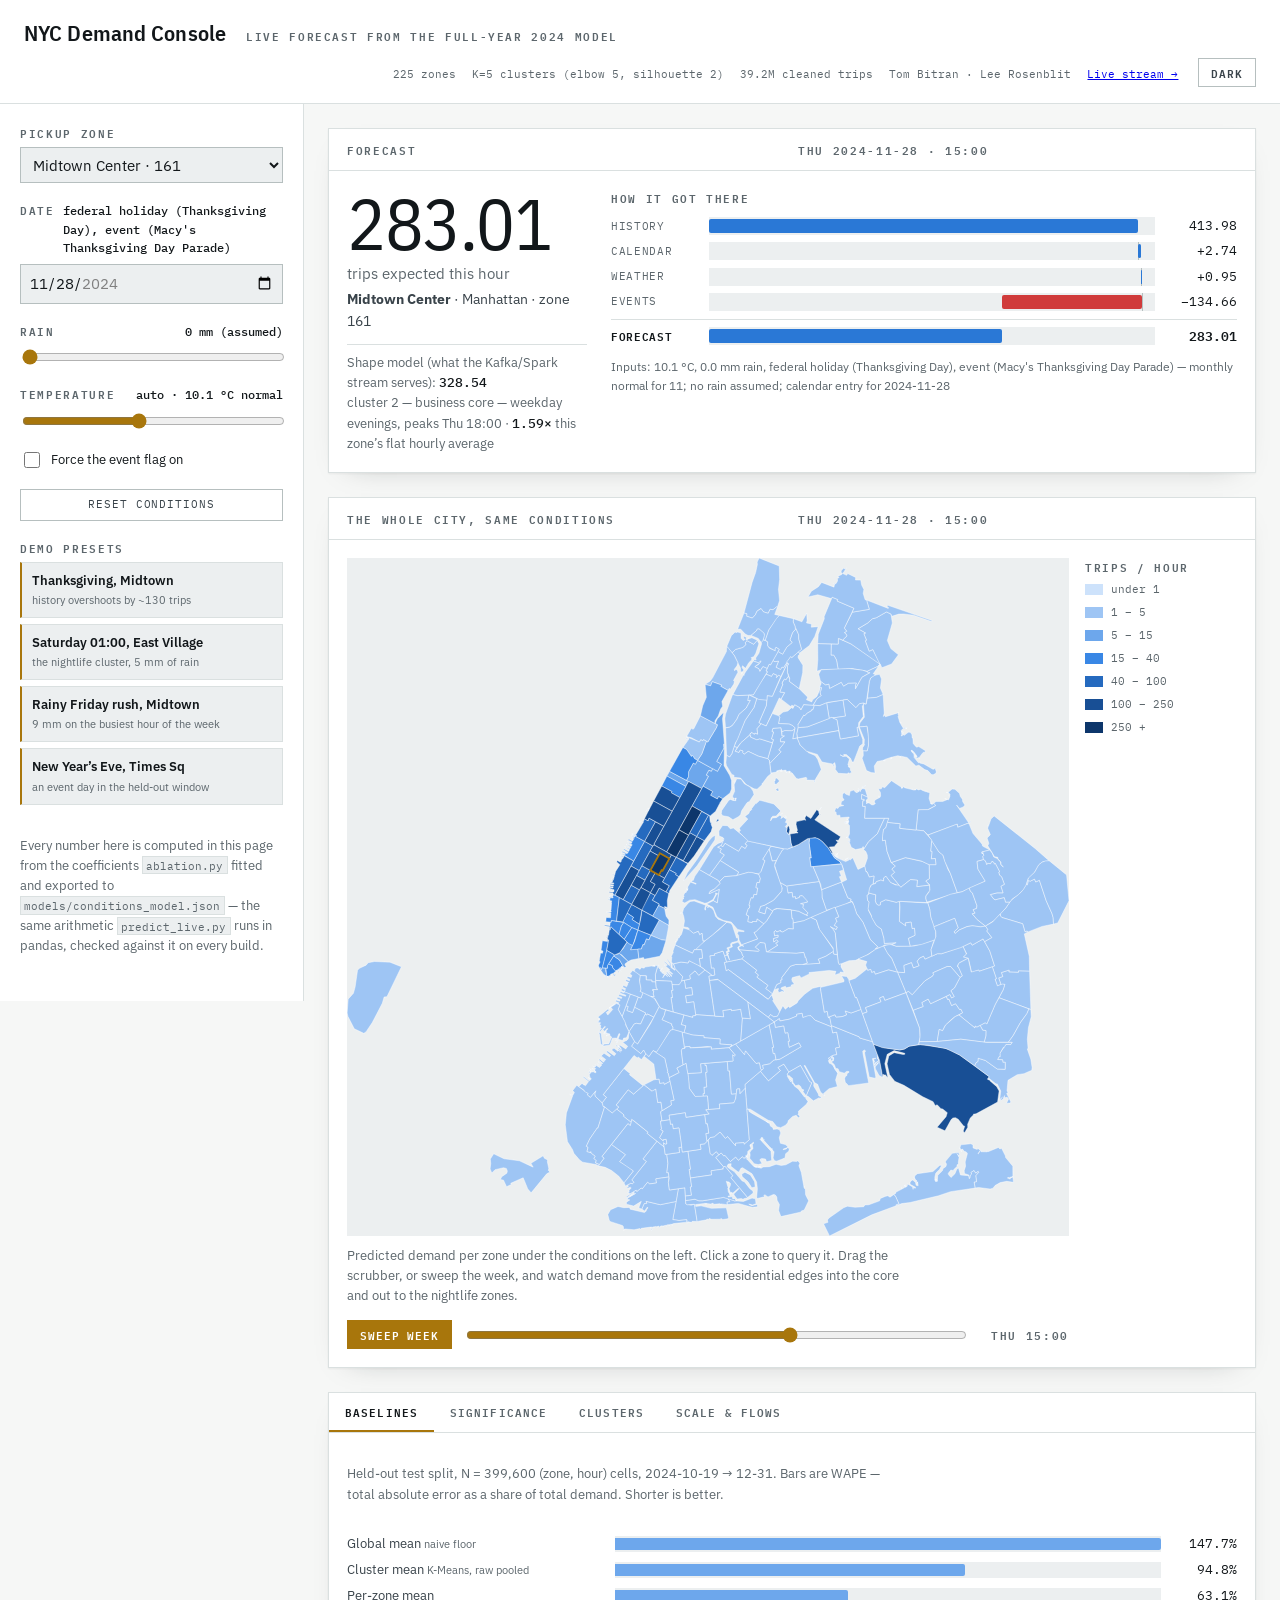
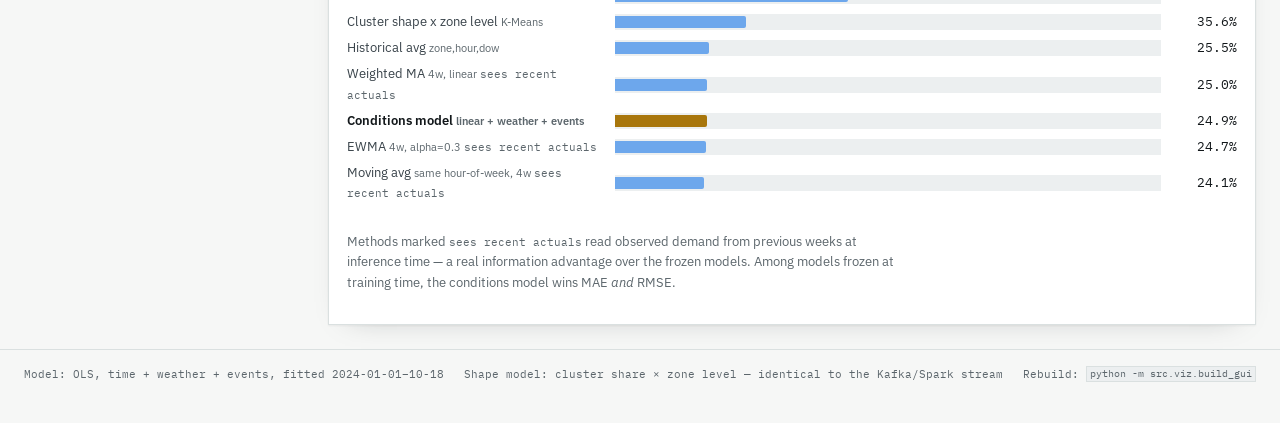
<file: gui/index.html>
<!doctype html>
<html lang="en">
<head>
<meta charset="utf-8">
<meta name="viewport" content="width=device-width, initial-scale=1">
<title>NYC Demand Console</title>
<meta name="description" content="Live browser console for the NYC taxi demand forecast: query any zone and hour, change the weather, watch predicted demand move across 225 zones.">
<link rel="icon" href="data:image/svg+xml,<svg xmlns='http://www.w3.org/2000/svg' viewBox='0 0 32 32'><rect width='32' height='32' fill='%23f5b921'/><rect x='6' y='13' width='20' height='9' fill='%23101416'/><rect x='10' y='8' width='12' height='6' fill='%23101416'/></svg>">
<link rel="preconnect" href="https://fonts.googleapis.com">
<link rel="preconnect" href="https://fonts.gstatic.com" crossorigin>
<link rel="stylesheet" href="https://fonts.googleapis.com/css2?family=IBM+Plex+Mono:wght@400;500;600&family=IBM+Plex+Sans:wght@400;500;600&family=IBM+Plex+Sans+Condensed:wght@600&display=swap">
<link rel="stylesheet" href="styles.css">
</head>
<body>

<header class="top">
  <h1>NYC Demand Console</h1>
  <span class="label">Live forecast from the full-year 2024 model</span>
  <div class="meta">
    <span id="metaZones">225 zones</span>
    <span id="metaK">K=5 clusters</span>
    <span>39.2M cleaned trips</span>
    <span>Tom Bitran &middot; Lee Rosenblit</span>
    <a id="streamLink" href="stream.html">Live stream &rarr;</a>
  </div>
  <button class="themebtn" id="theme" type="button" title="Switch light / dark">Dark</button>
</header>

<div class="loadfail" id="loadfail" hidden>
  <b>The data payload could not be loaded.</b>
  <p>A browser opening <code>index.html</code> straight from disk blocks the
  <code>payload.json</code> fetch (same-origin policy). Two ways round it:</p>
  <ol>
    <li>Run <code>run_gui.bat</code> and use <code>http://localhost:8765</code> — this
    page, served properly.</li>
    <li>Or open <code>gui/standalone.html</code>, which has the payload inlined and needs
    no server at all.</li>
  </ol>
  <p>If neither exists yet, build them first:
  <code>python -m src.viz.build_gui</code></p>
</div>

<div class="console" id="console" hidden>

  <!-- ── Controls ─────────────────────────────────────────────────────── -->
  <aside class="rail">
    <div class="field">
      <label class="label" for="zone">Pickup zone</label>
      <select id="zone"></select>
    </div>

    <div class="field">
      <label class="label" for="date">Date <span class="val" id="dateFlags">ordinary day</span></label>
      <input type="date" id="date" value="2024-11-28" min="2024-01-01" max="2024-12-31">
    </div>

    <div class="field">
      <label class="label" for="rain">Rain <span class="val" id="rainVal">0 mm</span></label>
      <input type="range" id="rain" min="0" max="25" step="0.5" value="0">
    </div>

    <div class="field">
      <label class="label" for="temp">Temperature <span class="val" id="tempVal">auto</span></label>
      <input type="range" id="temp" min="-12" max="38" step="0.5" value="10">
    </div>

    <label class="check">
      <input type="checkbox" id="force"> Force the event flag on
    </label>

    <div class="railbtns">
      <button class="ghost" id="resetCond" type="button">Reset conditions</button>
    </div>

    <div class="field">
      <span class="label">Demo presets</span>
      <div class="preset" id="presets"></div>
    </div>

    <p class="note">Every number here is computed in this page from the coefficients
      <code>ablation.py</code> fitted and exported to
      <code>models/conditions_model.json</code> — the same arithmetic
      <code>predict_live.py</code> runs in pandas, checked against it on every build.</p>
  </aside>

  <!-- ── Main ─────────────────────────────────────────────────────────── -->
  <main>

    <!-- Answer -->
    <section class="panel">
      <header>
        <span class="label">Forecast</span>
        <span class="label" id="whenLabel"></span>
      </header>
      <div class="body answer">
        <div class="hero">
          <div class="fig" id="heroFig">&mdash;</div>
          <div class="unit">trips expected this hour</div>
          <div class="where" id="heroWhere"></div>
          <div class="shape" id="heroShape"></div>
        </div>
        <div>
          <div class="label" style="margin-bottom:.625rem;">How it got there</div>
          <div class="fall" id="fall"></div>
          <div class="assumed" id="assumed"></div>
        </div>
      </div>
    </section>

    <!-- Map -->
    <section class="panel">
      <header>
        <span class="label">The whole city, same conditions</span>
        <span class="label" id="mapWhen"></span>
      </header>
      <div class="body">
        <div class="mapwrap">
          <div>
            <svg class="map" id="map" role="img" aria-labelledby="mapDesc"></svg>
            <p id="mapDesc" class="note" style="margin:.625rem 0 0;">
              Predicted demand per zone under the conditions on the left. Click a zone to
              query it. Drag the scrubber, or sweep the week, and watch demand move from
              the residential edges into the core and out to the nightlife zones.</p>
            <div class="scrub">
              <button class="play" id="play" type="button">Sweep week</button>
              <input type="range" id="hour" min="0" max="23" step="1" value="15"
                     aria-label="Hour of day">
              <span class="label" id="hourLabel" style="min-width:5.5rem;text-align:right;"></span>
            </div>
          </div>
          <div class="legend" id="legend">
            <span class="label">Trips / hour</span>
          </div>
        </div>
      </div>
    </section>

    <!-- Evidence -->
    <section class="panel">
      <div class="tabs" role="tablist">
        <button role="tab" id="tab-ladder" aria-controls="p-ladder" aria-selected="true">Baselines</button>
        <button role="tab" id="tab-sig" aria-controls="p-sig" aria-selected="false">Significance</button>
        <button role="tab" id="tab-cl" aria-controls="p-cl" aria-selected="false">Clusters</button>
        <button role="tab" id="tab-scale" aria-controls="p-scale" aria-selected="false">Scale &amp; flows</button>
      </div>

      <div class="tabpanel" id="p-ladder" role="tabpanel" aria-labelledby="tab-ladder">
        <p class="note">Held-out test split, N = 399,600 (zone, hour) cells,
          2024-10-19 &rarr; 12-31. Bars are WAPE — total absolute error as a share of total
          demand. Shorter is better.</p>
        <div class="ladder" id="ladder"></div>
        <p class="note">Methods marked <span class="peek">sees recent actuals</span> read
          observed demand from previous weeks at inference time — a real information
          advantage over the frozen models. Among models frozen at training time, the
          conditions model wins MAE <em>and</em> RMSE.</p>
      </div>

      <div class="tabpanel" id="p-sig" role="tabpanel" aria-labelledby="tab-sig" hidden>
        <p class="note">Relative WAPE improvement of the conditions model over history
          alone, block-bootstrapped over whole test days (10,000 replicates, seed 42). The
          day is the resampling unit because one storm correlates every error inside it. An
          interval clear of zero is a real improvement.</p>
        <div class="sig" id="sig"></div>
      </div>

      <div class="tabpanel" id="p-cl" role="tabpanel" aria-labelledby="tab-cl" hidden>
        <p class="note">K-Means over each zone&rsquo;s 168-hour weekly profile,
          L1-normalised so it clusters <em>when</em> a zone is busy, not how busy. Each
          curve is that cluster&rsquo;s mean share of weekly demand across the week; the
          gold mark is its peak. Chips match the colours in
          <code>reports/cluster_map.html</code>.</p>
        <div class="clusters" id="clusters"></div>
      </div>

      <div class="tabpanel" id="p-scale" role="tabpanel" aria-labelledby="tab-scale" hidden>
        <p class="note">The same code path over growing month windows, cold-cache, after a
          discarded warm-up. Wall-clock is machine-specific; the shape of the curve is the
          result.</p>
        <div class="scroller">
          <table id="bench">
            <thead><tr><th>Window</th><th class="r">Rows in</th><th class="r">Wall-clock</th>
              <th class="r">Throughput</th></tr></thead>
            <tbody></tbody>
          </table>
        </div>
        <p class="note">FP-Growth over all 39.2M cleaned trips — 65 directed
          pickup&nbsp;&rarr;&nbsp;dropoff rules clear support 0.1% / confidence 5%. The
          highest-lift flows are reciprocal neighbour pairs: yellow-taxi demand is
          hyper-local.</p>
        <div class="scroller">
          <table id="rules">
            <thead><tr><th>Pickup</th><th>Dropoff</th><th class="r">Lift</th>
              <th class="r">Confidence</th></tr></thead>
            <tbody></tbody>
          </table>
        </div>
      </div>
    </section>
  </main>
</div>

<footer class="foot">
  <span>Model: OLS, time + weather + events, fitted 2024-01-01&ndash;10-18</span>
  <span>Shape model: cluster share &times; zone level — identical to the Kafka/Spark stream</span>
  <span>Rebuild: <code>python -m src.viz.build_gui</code></span>
</footer>

<div class="tip" id="tip" role="status" aria-live="polite"></div>

<script src="model.js"></script>
<script src="app.js"></script>
</body>
</html>
</file>
<file: gui/styles.css>
/* ─── Tokens: full light palette on bare :root ───────────────────────── */
  :root {
    color-scheme: light;
    --paper:#f6f7f6; --surface:#ffffff; --sunk:#eceff0; --raise:#ffffff;
    --ink:#12171a; --ink-soft:#39434a; --muted:#5c666c;
    --rule:#dae0e0; --rule-hi:#b6bfbf;
    --accent:#a8760c; --accent-hi:#c9901c; --accent-wash:#f7f0dd;
    --good:#0ca30c; --warn:#fab219;
    --pos:#2a78d6; --neg:#d03b3b;
    --seq0:#cde2fb; --seq1:#9ec5f4; --seq2:#6da7ec; --seq3:#3987e5;
    --seq4:#256abf; --seq5:#184f95; --seq6:#0d366b;
    --c0:#2a78d6; --c1:#eb6834; --c2:#1baf7a; --c3:#4a3aa7; --c4:#8c5a00;
    --shadow:0 1px 2px rgba(18,23,26,.05), 0 10px 30px -22px rgba(18,23,26,.35);
    --mono:"IBM Plex Mono",ui-monospace,SFMono-Regular,Consolas,monospace;
    --sans:"IBM Plex Sans",system-ui,-apple-system,"Segoe UI",sans-serif;
    --cond:"IBM Plex Sans Condensed","IBM Plex Sans",system-ui,sans-serif;
  }
  @media (prefers-color-scheme: dark) {
    :root:not([data-theme="light"]) {
      color-scheme: dark;
      --paper:#0e1214; --surface:#161b1e; --sunk:#1c2225; --raise:#1f262a;
      --ink:#e7ebe9; --ink-soft:#c3cbca; --muted:#8f999e;
      --rule:#242b2f; --rule-hi:#394247;
      --accent:#f0c85a; --accent-hi:#f8d97d; --accent-wash:#2a2418;
      --good:#4ec24e; --warn:#fab219;
      --pos:#3987e5; --neg:#e66767;
      --seq0:#13253c; --seq1:#1c4272; --seq2:#25599b; --seq3:#2f74c4;
      --seq4:#5598e7; --seq5:#86b6ef; --seq6:#b7d3f6;
      --c0:#3987e5; --c1:#d95926; --c2:#199e70; --c3:#9085e9; --c4:#c98500;
      --shadow:0 1px 2px rgba(0,0,0,.5), 0 10px 30px -22px rgba(0,0,0,.9);
    }
  }
  :root[data-theme="dark"] {
    color-scheme: dark;
    --paper:#0e1214; --surface:#161b1e; --sunk:#1c2225; --raise:#1f262a;
    --ink:#e7ebe9; --ink-soft:#c3cbca; --muted:#8f999e;
    --rule:#242b2f; --rule-hi:#394247;
    --accent:#f0c85a; --accent-hi:#f8d97d; --accent-wash:#2a2418;
    --good:#4ec24e; --warn:#fab219;
    --pos:#3987e5; --neg:#e66767;
    --seq0:#13253c; --seq1:#1c4272; --seq2:#25599b; --seq3:#2f74c4;
    --seq4:#5598e7; --seq5:#86b6ef; --seq6:#b7d3f6;
    --c0:#3987e5; --c1:#d95926; --c2:#199e70; --c3:#9085e9; --c4:#c98500;
    --shadow:0 1px 2px rgba(0,0,0,.5), 0 10px 30px -22px rgba(0,0,0,.9);
  }

  * { box-sizing: border-box; }
  body {
    margin:0; background:var(--paper); color:var(--ink);
    font-family:var(--sans); font-size:15px; line-height:1.55;
    -webkit-font-smoothing:antialiased;
  }
  h1, h2, h3 { margin:0; text-wrap:balance; }
  button, select, input { font:inherit; color:inherit; }
  :focus-visible { outline:2px solid var(--accent-hi); outline-offset:2px; }

  .label {
    font-family:var(--mono); font-size:.6875rem; font-weight:600;
    letter-spacing:.15em; text-transform:uppercase; color:var(--muted);
  }

  /* ─── Shell ──────────────────────────────────────────────────────────── */
  header.top {
    display:flex; flex-wrap:wrap; align-items:baseline; gap:.5rem 1.25rem;
    padding:1rem 1.5rem; border-bottom:1px solid var(--rule);
    background:var(--surface); position:sticky; top:0; z-index:20;
  }
  header.top h1 {
    font-family:var(--cond); font-size:1.375rem; font-weight:600; letter-spacing:.005em;
  }
  header.top .meta {
    margin-left:auto; display:flex; flex-wrap:wrap; gap:.25rem 1rem;
    font-family:var(--mono); font-size:.6875rem; color:var(--muted);
  }

  .console { display:grid; grid-template-columns:19rem minmax(0,1fr); align-items:start; }
  @media (max-width: 980px) { .console { grid-template-columns:1fr; } }

  /* ─── Control rail ───────────────────────────────────────────────────── */
  .rail {
    position:sticky; top:57px; align-self:start;
    display:flex; flex-direction:column; gap:1.125rem;
    padding:1.25rem 1.25rem 2rem; border-right:1px solid var(--rule);
    background:var(--surface); min-height:calc(100vh - 57px);
  }
  @media (max-width: 980px) {
    .rail { position:static; min-height:0; border-right:0; border-bottom:1px solid var(--rule); }
  }
  .field { display:flex; flex-direction:column; gap:.375rem; }
  .field > .label { display:flex; justify-content:space-between; align-items:baseline; gap:.5rem; }
  .field .val {
    font-family:var(--mono); font-size:.75rem; color:var(--ink);
    letter-spacing:0; text-transform:none; font-weight:500;
  }
  select, input[type="date"] {
    width:100%; padding:.4rem .5rem; background:var(--sunk);
    border:1px solid var(--rule-hi); border-radius:0;
  }
  input[type="range"] { width:100%; accent-color:var(--accent); }
  .row2 { display:grid; grid-template-columns:1fr 1fr; gap:.625rem; }
  .check { display:flex; align-items:center; gap:.5rem; font-size:.8125rem; }
  .check input { accent-color:var(--accent); width:1rem; height:1rem; }
  .railbtns { display:flex; gap:.5rem; }
  button.ghost {
    flex:1; padding:.4rem .5rem; background:transparent; border:1px solid var(--rule-hi);
    font-family:var(--mono); font-size:.6875rem; letter-spacing:.08em;
    text-transform:uppercase; color:var(--ink-soft); cursor:pointer;
  }
  button.ghost:hover { border-color:var(--accent); color:var(--accent); }
  .preset { display:flex; flex-direction:column; gap:.375rem; }
  button.preset-btn {
    text-align:left; padding:.5rem .625rem; background:var(--sunk);
    border:1px solid var(--rule); border-left:2px solid var(--accent);
    cursor:pointer; display:flex; flex-direction:column; gap:.0625rem;
  }
  button.preset-btn:hover { background:var(--accent-wash); }
  button.preset-btn b { font-size:.8125rem; font-weight:600; }
  button.preset-btn span { font-size:.6875rem; color:var(--muted); }

  /* ─── Main column ────────────────────────────────────────────────────── */
  main { padding:1.5rem; display:flex; flex-direction:column; gap:1.5rem; min-width:0; }
  .panel { background:var(--surface); border:1px solid var(--rule); box-shadow:var(--shadow); }
  .panel > header {
    display:flex; align-items:baseline; gap:.75rem; flex-wrap:wrap;
    padding:.75rem 1.125rem; border-bottom:1px solid var(--rule);
  }
  .panel > header .label { flex:1; }
  .panel > .body { padding:1.125rem; }

  /* Answer */
  .answer { display:grid; grid-template-columns:minmax(0,15rem) minmax(0,1fr); gap:1.5rem; }
  @media (max-width: 760px) { .answer { grid-template-columns:1fr; } }
  .hero { display:flex; flex-direction:column; gap:.25rem; }
  .hero .fig {
    font-family:var(--cond); font-size:clamp(3rem,9vw,4.5rem); line-height:.95;
    font-variant-numeric:tabular-nums; letter-spacing:-.02em;
  }
  .hero .unit { font-family:var(--sans); font-size:.9375rem; color:var(--muted); }
  .hero .where { font-size:.875rem; color:var(--ink-soft); }
  .hero .shape {
    margin-top:.5rem; padding-top:.5rem; border-top:1px solid var(--rule);
    font-size:.8125rem; color:var(--muted);
  }
  .hero .shape b { color:var(--ink); font-family:var(--mono); font-weight:500; }

  /* Waterfall */
  .fall { display:flex; flex-direction:column; gap:.3125rem; }
  .fall .r {
    display:grid; grid-template-columns:5.5rem minmax(0,1fr) 4.5rem; gap:.625rem;
    align-items:center; font-size:.8125rem;
  }
  .fall .k {
    color:var(--muted); font-family:var(--mono); font-size:.6875rem;
    letter-spacing:.06em; text-transform:uppercase;
  }
  .fall .track { position:relative; height:1.125rem; background:var(--sunk); }
  .fall .track .zero { position:absolute; top:0; bottom:0; width:1px; background:var(--rule-hi); }
  .fall .track .bar { position:absolute; top:2px; bottom:2px; border-radius:2px; }
  .fall .track .bar.p { background:var(--pos); }
  .fall .track .bar.n { background:var(--neg); }
  .fall .v {
    text-align:right; font-family:var(--mono); font-variant-numeric:tabular-nums;
    font-size:.8125rem;
  }
  .fall .r.total { border-top:1px solid var(--rule); padding-top:.375rem; margin-top:.125rem; }
  .fall .r.total .k, .fall .r.total .v { color:var(--ink); font-weight:600; }
  .assumed { margin-top:.75rem; font-size:.75rem; color:var(--muted); }

  /* Map */
  .mapwrap { display:grid; grid-template-columns:minmax(0,1fr) 9.5rem; gap:1rem; }
  @media (max-width: 760px) { .mapwrap { grid-template-columns:1fr; } }
  svg.map { width:100%; height:auto; display:block; background:var(--sunk); }
  svg.map path { stroke:var(--surface); stroke-width:.6; transition:fill 140ms linear; }
  @media (prefers-reduced-motion: reduce) { svg.map path { transition:none; } }
  svg.map path.q0 { fill:var(--seq0); }
  svg.map path.q1 { fill:var(--seq1); }
  svg.map path.q2 { fill:var(--seq2); }
  svg.map path.q3 { fill:var(--seq3); }
  svg.map path.q4 { fill:var(--seq4); }
  svg.map path.q5 { fill:var(--seq5); }
  svg.map path.q6 { fill:var(--seq6); }
  svg.map path:hover { stroke:var(--accent-hi); stroke-width:2; }
  svg.map path.sel { stroke:var(--accent); stroke-width:2.5; }
  .legend { display:flex; flex-direction:column; gap:.375rem; }
  .legend .sw {
    display:flex; align-items:center; gap:.5rem;
    font-family:var(--mono); font-size:.6875rem; color:var(--muted);
  }
  .legend .sw i { width:1.125rem; height:.6875rem; display:block; flex:none; }
  .scrub { display:flex; align-items:center; gap:.75rem; margin-top:.875rem; }
  .scrub input { flex:1; }
  button.play {
    padding:.3125rem .75rem; background:var(--accent); border:1px solid var(--accent);
    color:var(--surface); font-family:var(--mono); font-size:.6875rem; font-weight:600;
    letter-spacing:.08em; text-transform:uppercase; cursor:pointer; min-width:5.5rem;
  }
  button.play:hover { background:var(--accent-hi); border-color:var(--accent-hi); }
  .tip {
    position:fixed; z-index:40; pointer-events:none; opacity:0;
    background:var(--raise); border:1px solid var(--rule-hi); box-shadow:var(--shadow);
    padding:.5rem .625rem; font-size:.75rem; max-width:15rem;
  }
  .tip.on { opacity:1; }
  .tip b { display:block; font-size:.8125rem; }
  .tip .n { font-family:var(--mono); font-variant-numeric:tabular-nums; color:var(--muted); }

  /* Evidence deck */
  .tabs { display:flex; border-bottom:1px solid var(--rule); overflow-x:auto; }
  .tabs button {
    padding:.625rem 1rem; background:transparent; border:0; cursor:pointer;
    font-family:var(--mono); font-size:.6875rem; font-weight:600; letter-spacing:.1em;
    text-transform:uppercase; color:var(--muted); border-bottom:2px solid transparent;
    white-space:nowrap;
  }
  .tabs button[aria-selected="true"] { color:var(--ink); border-bottom-color:var(--accent); }
  .tabs button:hover { color:var(--ink); }
  .tabpanel { padding:1.125rem; display:flex; flex-direction:column; gap:1rem; }
  .tabpanel[hidden] { display:none; }

  /* Ladder */
  .ladder { display:flex; flex-direction:column; gap:.375rem; }
  .ladder .r {
    display:grid; grid-template-columns:minmax(9rem,16rem) minmax(0,1fr) 4rem;
    gap:.75rem; align-items:center; font-size:.8125rem;
  }
  .ladder .m { color:var(--ink-soft); }
  .ladder .m small { color:var(--muted); font-size:.6875rem; }
  .ladder .track { height:1rem; background:var(--sunk); position:relative; }
  .ladder .track i {
    position:absolute; top:2px; bottom:2px; left:0; background:var(--seq2);
    border-radius:0 2px 2px 0; display:block;
  }
  .ladder .r.ours .track i { background:var(--accent); }
  .ladder .r.ours .m { color:var(--ink); font-weight:600; }
  .ladder .w { text-align:right; font-family:var(--mono); font-variant-numeric:tabular-nums; }
  .peek { color:var(--muted); font-size:.6875rem; font-family:var(--mono); }

  /* Significance */
  .sig { display:flex; flex-direction:column; gap:.875rem; }
  .sig .row {
    display:grid; grid-template-columns:minmax(7rem,11rem) minmax(0,1fr) 6rem;
    gap:.875rem; align-items:center;
  }
  .sig .nm { font-size:.8125rem; }
  .sig .nm small { display:block; color:var(--muted); font-family:var(--mono); font-size:.625rem; }
  .sig .ci { position:relative; height:2.5rem; background:var(--sunk); }
  .sig .ci .axis { position:absolute; top:0; bottom:.875rem; width:1px; background:var(--rule-hi); }
  .sig .ci .whisk { position:absolute; top:calc(50% - .5rem); height:2px; background:var(--rule-hi); }
  .sig .ci .cap {
    position:absolute; top:calc(50% - .875rem); width:1px; height:.75rem; background:var(--rule-hi);
  }
  .sig .ci .pt {
    position:absolute; top:calc(50% - .8125rem); width:.625rem; height:.625rem;
    border-radius:50%; background:var(--pos); border:2px solid var(--surface);
  }
  .sig .ci .tk {
    position:absolute; bottom:.125rem; font-family:var(--mono); font-size:.5625rem;
    color:var(--muted); transform:translateX(-50%); white-space:nowrap;
  }
  .sig .verdict { text-align:right; }
  .pill {
    display:inline-block; font-family:var(--mono); font-size:.625rem; font-weight:600;
    letter-spacing:.06em; text-transform:uppercase; padding:.0625rem .375rem;
    border:1px solid currentColor;
  }
  .pill.good { color:var(--good); }
  .pill.soft { color:var(--warn); }

  /* Clusters */
  .clusters { display:grid; grid-template-columns:repeat(auto-fit,minmax(15rem,1fr)); gap:1rem; }
  .cl { display:flex; flex-direction:column; gap:.375rem; }
  .cl .hd { display:flex; align-items:center; gap:.5rem; }
  .cl .chip { width:.625rem; height:.625rem; flex:none; }
  .cl .nm { font-size:.8125rem; font-weight:600; }
  .cl .sub { font-family:var(--mono); font-size:.6875rem; color:var(--muted); }
  .cl svg { width:100%; height:3.5rem; display:block; background:var(--sunk); }
  .cl svg .area { fill:var(--seq2); opacity:.4; }
  .cl svg .line { fill:none; stroke:var(--seq4); stroke-width:1.5; }
  .cl svg .pk { fill:var(--accent); }
  .cl .days {
    display:flex; justify-content:space-between; font-family:var(--mono);
    font-size:.5625rem; color:var(--muted); letter-spacing:.04em;
  }

  table { border-collapse:collapse; width:100%; font-size:.8125rem; }
  .scroller { overflow-x:auto; }
  th, td { padding:.375rem .75rem; text-align:left; white-space:nowrap; }
  thead th {
    font-family:var(--mono); font-size:.625rem; letter-spacing:.08em; text-transform:uppercase;
    color:var(--muted); border-bottom:1px solid var(--rule-hi);
  }
  tbody tr + tr td { border-top:1px solid var(--rule); }
  td.r, th.r { text-align:right; font-family:var(--mono); font-variant-numeric:tabular-nums; }

  footer.foot {
    padding:1rem 1.5rem 2.5rem; border-top:1px solid var(--rule);
    font-family:var(--mono); font-size:.6875rem; color:var(--muted);
    display:flex; flex-wrap:wrap; gap:.25rem 1.25rem;
  }
  .note { font-size:.8125rem; color:var(--muted); max-width:70ch; }

  /* ─── Local-app chrome: theme toggle and the file:// rescue notice ────── */
  button.themebtn {
    padding:.3125rem .75rem; background:transparent; border:1px solid var(--rule-hi);
    color:var(--ink-soft); cursor:pointer;
    font-family:var(--mono); font-size:.6875rem; font-weight:600;
    letter-spacing:.08em; text-transform:uppercase;
  }
  button.themebtn:hover { border-color:var(--accent); color:var(--accent); }

  .loadfail {
    margin:2rem auto; max-width:44rem; padding:1.25rem 1.5rem;
    background:var(--surface); border:1px solid var(--rule);
    border-left:3px solid var(--accent); box-shadow:var(--shadow);
    font-size:.9375rem;
  }
  .loadfail[hidden] { display:none; }
  .loadfail b { display:block; margin-bottom:.5rem; }
  .loadfail p { margin:.5rem 0; color:var(--ink-soft); }
  .loadfail ol { margin:.5rem 0; padding-left:1.25rem; color:var(--ink-soft); }
  .loadfail li { margin:.25rem 0; }
  .console[hidden] { display:none; }

  code {
    font-family:var(--mono); font-size:.875em;
    background:var(--sunk); border:1px solid var(--rule); padding:.05em .3em;
  }
</file>
